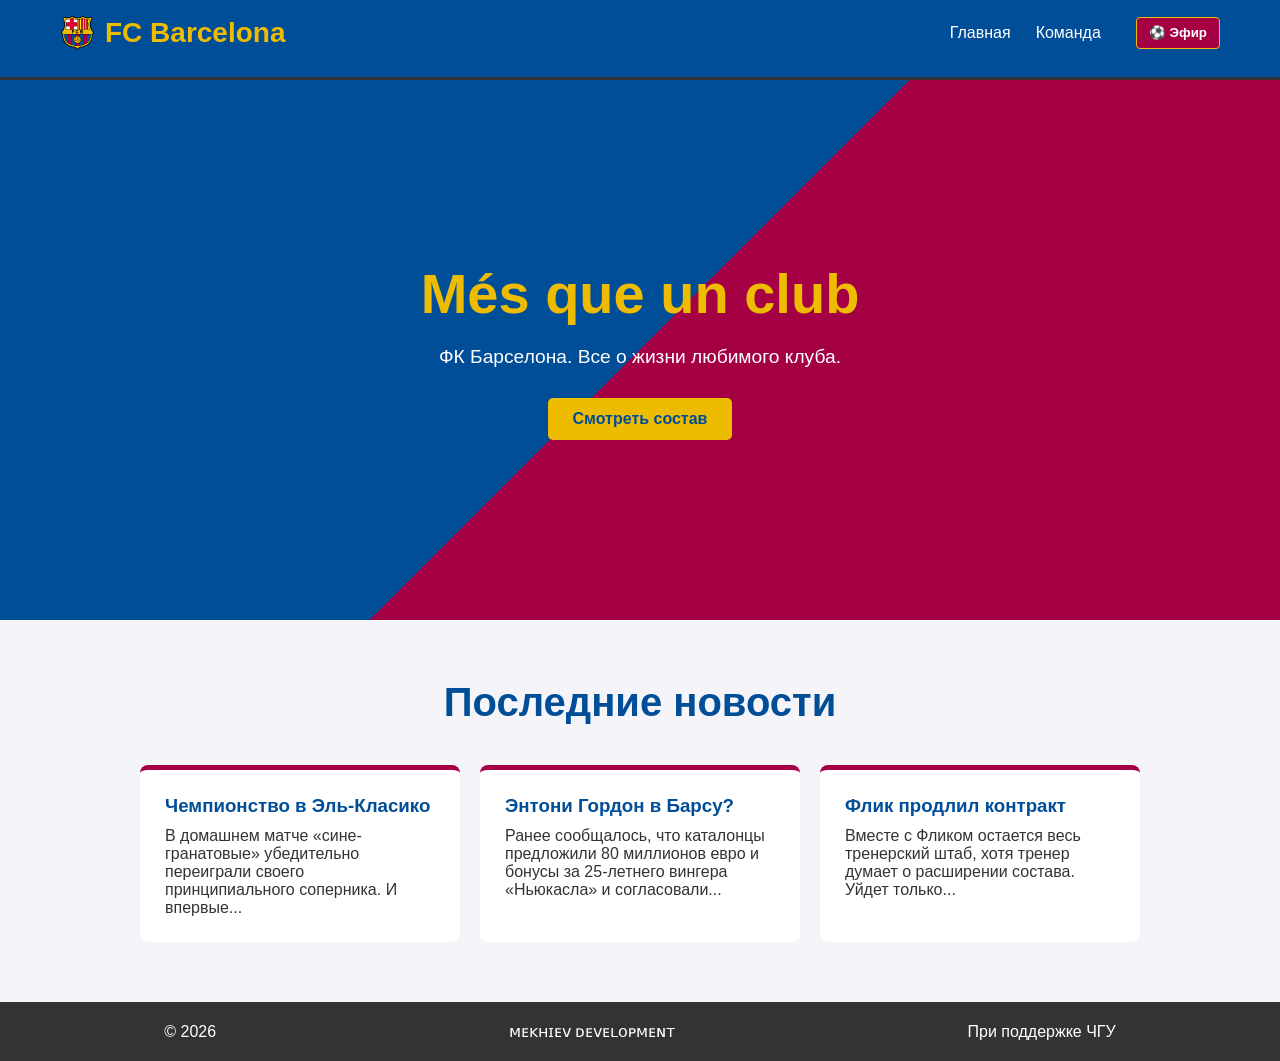
<file: index.html>
<!DOCTYPE html>
<html lang="ru">
<head>
<meta charset="UTF-8">
  <meta name="viewport" content="width=device-width, initial-scale=1.0">
    <title>ФК Барселона | Главная</title>
    <link rel="stylesheet" href="style.css">
    <link rel="icon" href='ico.svg' type="image/svg+xml">
</head>
<body>
<header class="header-section">
      <div class="container header-content-wrapper" style="margin-bottom: 12px;">
          <div class="logo-container">
              <img src="logo.svg" class="small-logo-image">
              <span>FC Barcelona</span>
          </div>
            <nav class="navigation-block">
                <ul class="navigation-list-items" style="display: flex; align-items: center;">
                    <li><a href="index.html">Главная</a></li>
                    <li><a href="team.html">Команда</a></li>
                    <li>
                        <button onclick="startLiveTicker()" id="ticker-btn" style="padding: 5px 12px; background: #A50044; color: white; border: 1px solid #EDBB00; border-radius: 4px; cursor: pointer; font-weight: bold; font-family: inherit; display: inline-flex; align-items: center; height: 32px; margin-left: 10px;">
                            ⚽ Эфир
                        </button>
                    </li>
                </ul>
            </nav>
        </div>
        <div id="ticker-row" style="display: none; background-color: #EDBB00; color: #004D98; border-top: 1px solid white; overflow: hidden; position: relative; height: 35px;">
            <div id="marquee-text" style="position: absolute; left: 0px; top: 6px; white-space: pre; font-size: 1.1rem; font-family: sans-serif; font-weight: bold;">
                </div>
        </div>
    </header>
    <main class="main-page-content">
        <section class="hero-banner">
            <div class="hero-text-content">
                <h1>Més que un club</h1>
              <p>ФК Барселона. Все о жизни любимого клуба.</p>
                <a href='team.html' class="button-link">Смотреть состав</a>
            </div>
        </section>

        <section class="news-information-block">
            <div class="container">
                <h2>Последние новости</h2>
                
                <div class="news-cards-wrapper">
                    <a href="news1.html" class="news-card-link">
                        <article class="news-article-card">
                            <h3>Чемпионство в Эль-Класико</h3>
                            <p>В домашнем матче «сине-гранатовые» убедительно переиграли своего принципиального соперника. И впервые...</p>
                        </article>
                    </a>
                    
                    <a href="news2.html" class="news-card-link">
                        <article class="news-article-card">
                            <h3>Энтони Гордон в Барсу?</h3>
                            <p>Ранее сообщалось, что каталонцы предложили 80 миллионов евро и бонусы за 25-летнего вингера «Ньюкасла» и согласовали...</p>
                        </article>
                    </a>

                    <a href='news3.html' class="news-card-link">
                        <article class="news-article-card">
                            <h3>Флик продлил контракт</h3>
                            <p>Вместе с Фликом остается весь тренерский штаб, хотя тренер думает о расширении состава. Уйдет только...</p>
                        </article>
                    </a>
                </div>
            </div>
        </section>
    </main>
    <footer class="footer-section">
        <p>&copy; 2026 ⠀⠀⠀⠀⠀⠀⠀⠀⠀⠀⠀⠀⠀⠀⠀⠀⠀⠀⠀⠀⠀⠀⠀⠀ᴍᴇᴋʜɪᴇᴠ ᴅᴇᴠᴇʟᴏᴘᴍᴇɴᴛ⠀⠀⠀⠀⠀⠀⠀⠀⠀⠀⠀⠀⠀⠀⠀⠀⠀⠀⠀⠀⠀⠀⠀⠀ При поддержке ЧГУ</p>    </footer>
    </footer>
    <script src="logica.js"></script>
</body>
</body>
</html>
</file>
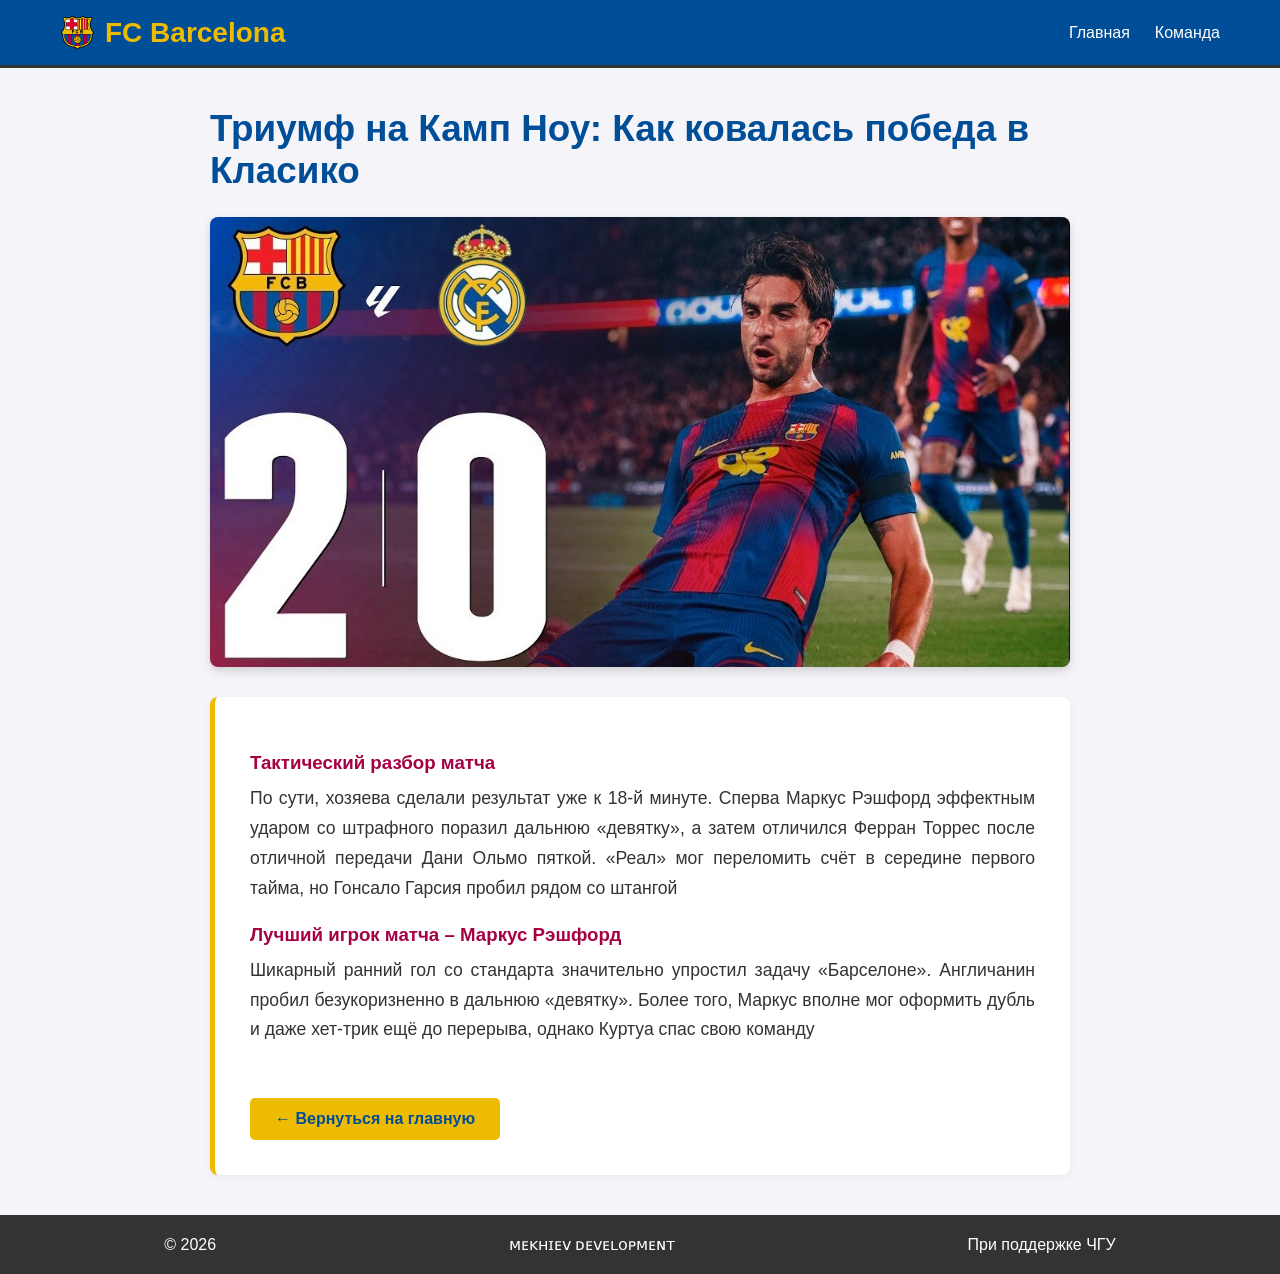
<file: news1.html>
<!DOCTYPE html>
<html lang="ru">
  <head>
    <meta charset="UTF-8">
    <meta name="viewport" content="width=device-width, initial-scale=1.0">
  <title>Победа в Эль-Класико</title>
    <link rel="stylesheet" href="style.css">
      <link rel="icon" href="ico.svg" type="image/svg+xml">
</head>
<body>
    <header class="header-section">
        <div class="container header-content-wrapper">
            <div class="logo-container">
                <img src="logo.svg" class="small-logo-image">
                <span>FC Barcelona</span>
            </div>
            <nav class="navigation-block">
                <ul class="navigation-list-items">
                    <li><a href="index.html">Главная</a></li>
                    <li><a href="team.html">Команда</a></li>
                </ul>
            </nav>
        </div>
    </header>

    <main class="main-page-content">
        <div class="container news-detailed-page-wrapper">
            <h2>Триумф на Камп Ноу: Как ковалась победа в Класико</h2>
            
            <div class="news-main-image-container">
              <img src="IMG_5057.JPG" class="news-large-photo">
            </div>

            <div class="article-content-box">
                <h3>Тактический разбор матча</h3>
                <p>По сути, хозяева сделали результат уже к 18-й минуте. Сперва Маркус Рэшфорд эффектным ударом со штрафного поразил дальнюю «девятку», а затем отличился Ферран Торрес после отличной передачи Дани Ольмо пяткой. «Реал» мог переломить счёт в середине первого тайма, но Гонсало Гарсия пробил рядом со штангой</p>
                
                <h3>Лучший игрок матча – Маркус Рэшфорд</h3>
                <p>Шикарный ранний гол со стандарта значительно упростил задачу «Барселоне». Англичанин пробил безукоризненно в дальнюю «девятку». Более того, Маркус вполне мог оформить дубль и даже хет-трик ещё до перерыва, однако Куртуа спас свою команду
</p>
                
                <br>
                <a href="index.html" class="button-link">← Вернуться на главную</a>
            </div>
        </div>
    </main>

  <footer class="footer-section">
        <p>&copy; 2026 ⠀⠀⠀⠀⠀⠀⠀⠀⠀⠀⠀⠀⠀⠀⠀⠀⠀⠀⠀⠀⠀⠀⠀⠀ᴍᴇᴋʜɪᴇᴠ ᴅᴇᴠᴇʟᴏᴘᴍᴇɴᴛ⠀⠀⠀⠀⠀⠀⠀⠀⠀⠀⠀⠀⠀⠀⠀⠀⠀⠀⠀⠀⠀⠀⠀⠀ При поддержке ЧГУ</p>    </footer>
</body>
</html>
</file>
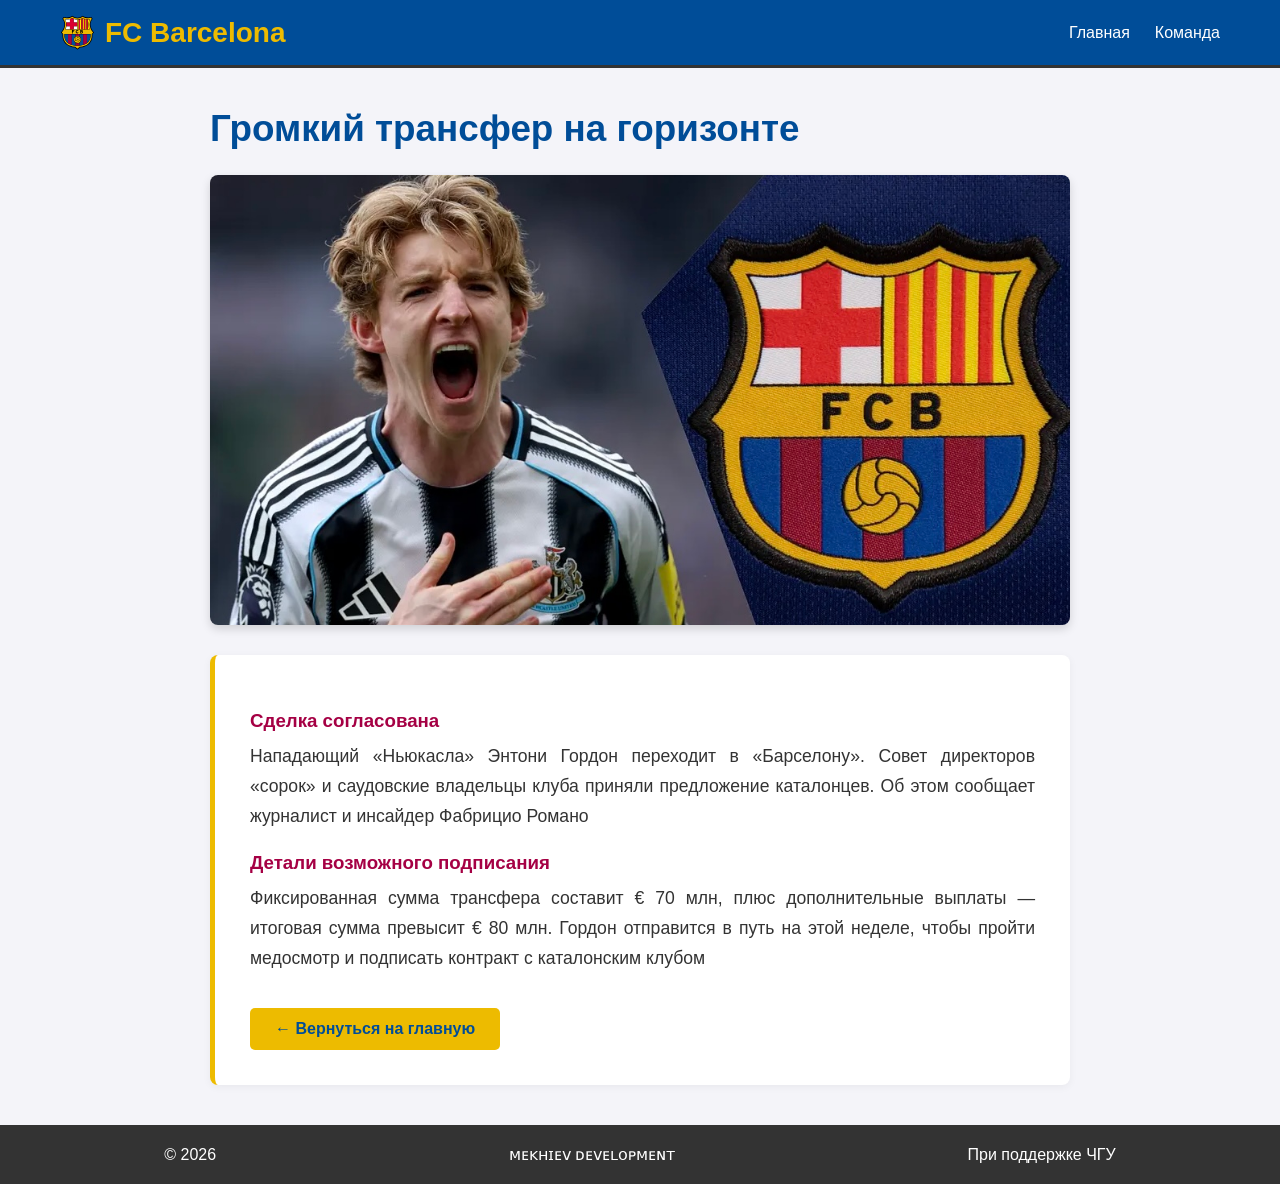
<file: news2.html>
<!DOCTYPE html>
<html lang="ru">
<head>
    <meta charset="UTF-8">
    <meta name="viewport" content="width=device-width, initial-scale=1.0">
    <title>Трансферные новости</title>
    <link rel="stylesheet" href='style.css'>
    <link rel="icon" href="ico.svg" type="image/svg+xml">
</head>
<body>
  <header class="header-section">
      <div class="container header-content-wrapper">
          <div class="logo-container">
              <img src="logo.svg" class="small-logo-image">
              <span>FC Barcelona</span>
          </div>
          <nav class="navigation-block">
              <ul class="navigation-list-items">
                  <li><a href="index.html">Главная</a></li>
                  <li><a href="team.html">Команда</a></li>
              </ul>
          </nav>
      </div>
  </header>

    <main class="main-page-content">
        <div class="container news-detailed-page-wrapper">
            <h2>Громкий трансфер на горизонте</h2>
            
            <div class="news-main-image-container">
                <img src="IMG_5058.PNG" class="news-large-photo">
            </div>

            <div class="article-content-box">
                <h3>Сделка согласована</h3>
                <p>Нападающий «Ньюкасла» Энтони Гордон переходит в «Барселону». Совет директоров «сорок» и саудовские владельцы клуба приняли предложение каталонцев. Об этом сообщает журналист и инсайдер Фабрицио Романо</p>
                
                <h3>Детали возможного подписания</h3>
                <p>Фиксированная сумма трансфера составит € 70 млн, плюс дополнительные выплаты — итоговая сумма превысит € 80 млн. Гордон отправится в путь на этой неделе, чтобы пройти медосмотр и подписать контракт с каталонским клубом</p>
                
                <a href="index.html" class="button-link">← Вернуться на главную</a>
            </div>
        </div>
    </main>

    <footer class="footer-section">
        <p>&copy; 2026 ⠀⠀⠀⠀⠀⠀⠀⠀⠀⠀⠀⠀⠀⠀⠀⠀⠀⠀⠀⠀⠀⠀⠀⠀ᴍᴇᴋʜɪᴇᴠ ᴅᴇᴠᴇʟᴏᴘᴍᴇɴᴛ⠀⠀⠀⠀⠀⠀⠀⠀⠀⠀⠀⠀⠀⠀⠀⠀⠀⠀⠀⠀⠀⠀⠀⠀ При поддержке ЧГУ</p>    </footer>
</body>
</html>
</file>
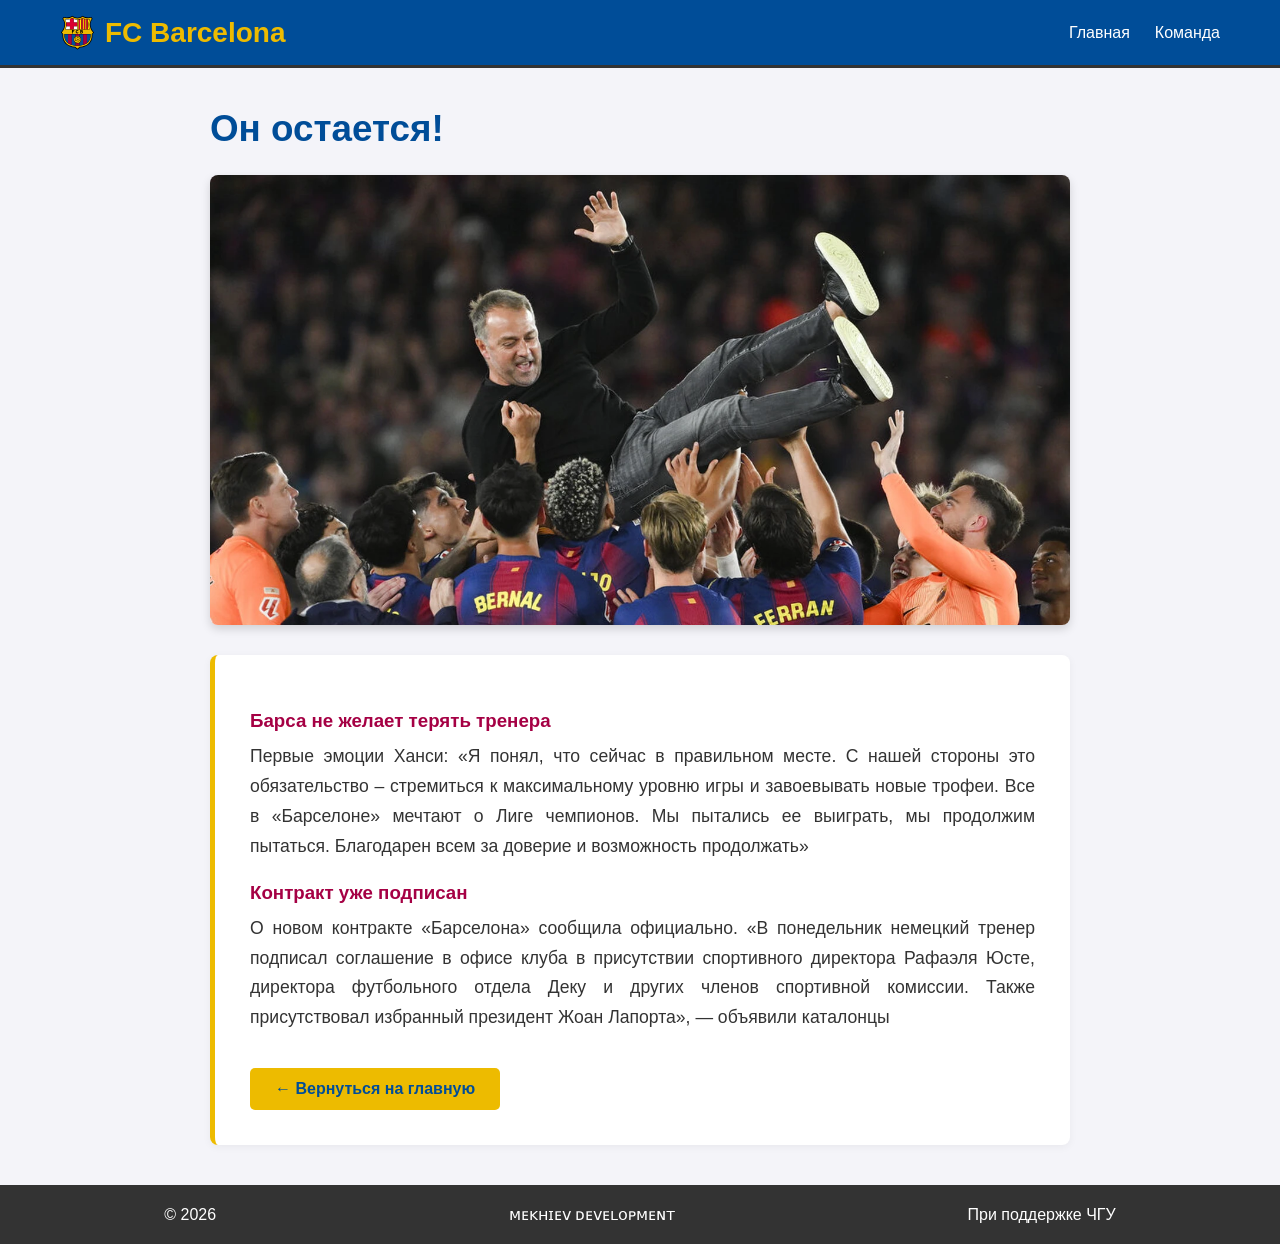
<file: news3.html>
<!DOCTYPE html>
<html lang="ru">
<head>
    <meta charset="UTF-8">
    <meta name="viewport" content="width=device-width, initial-scale=1.0">
    <title>Главный тренер</title>
    <link rel="stylesheet" href="style.css">
    <link rel="icon" href="ico.svg" type="image/svg+xml">
</head>
<body>
    <header class="header-section">
        <div class="container header-content-wrapper">
            <div class="logo-container">
                <img src="logo.svg" class="small-logo-image">
                <span>FC Barcelona</span>
            </div>
            <nav class="navigation-block">
                <ul class="navigation-list-items">
                    <li><a href="index.html">Главная</a></li>
                    <li><a href="team.html">Команда</a></li>
                </ul>
            </nav>
        </div>
    </header>

    <main class="main-page-content">
        <div class="container news-detailed-page-wrapper">
            <h2>Он остается!</h2>
            
            <div class="news-main-image-container">
                <img src="50b0e0bd347899432e4f1b2938d4d.jpg" class="news-large-photo">
            </div>

            <div class="article-content-box">
                <h3>Барса не желает терять тренера</h3>
                <p>Первые эмоции Ханси: «Я понял, что сейчас в правильном месте. С нашей стороны это обязательство – стремиться к максимальному уровню игры и завоевывать новые трофеи. Все в «Барселоне» мечтают о Лиге чемпионов. Мы пытались ее выиграть, мы продолжим пытаться. Благодарен всем за доверие и возможность продолжать»</p>
                
                <h3>Контракт уже подписан</h3>
                <p>О новом контракте «Барселона» сообщила официально. «В понедельник немецкий тренер подписал соглашение в офисе клуба в присутствии спортивного директора Рафаэля Юсте, директора футбольного отдела Деку и других членов спортивной комиссии. Также присутствовал избранный президент Жоан Лапорта», — объявили каталонцы</p>
                
                <a href="index.html" class="button-link">← Вернуться на главную</a>
            </div>
        </div>
    </main>

    <footer class="footer-section">
        <p>&copy; 2026 ⠀⠀⠀⠀⠀⠀⠀⠀⠀⠀⠀⠀⠀⠀⠀⠀⠀⠀⠀⠀⠀⠀⠀⠀ᴍᴇᴋʜɪᴇᴠ ᴅᴇᴠᴇʟᴏᴘᴍᴇɴᴛ⠀⠀⠀⠀⠀⠀⠀⠀⠀⠀⠀⠀⠀⠀⠀⠀⠀⠀⠀⠀⠀⠀⠀⠀ При поддержке ЧГУ</p>    </footer>
</body>
</html>
</file>
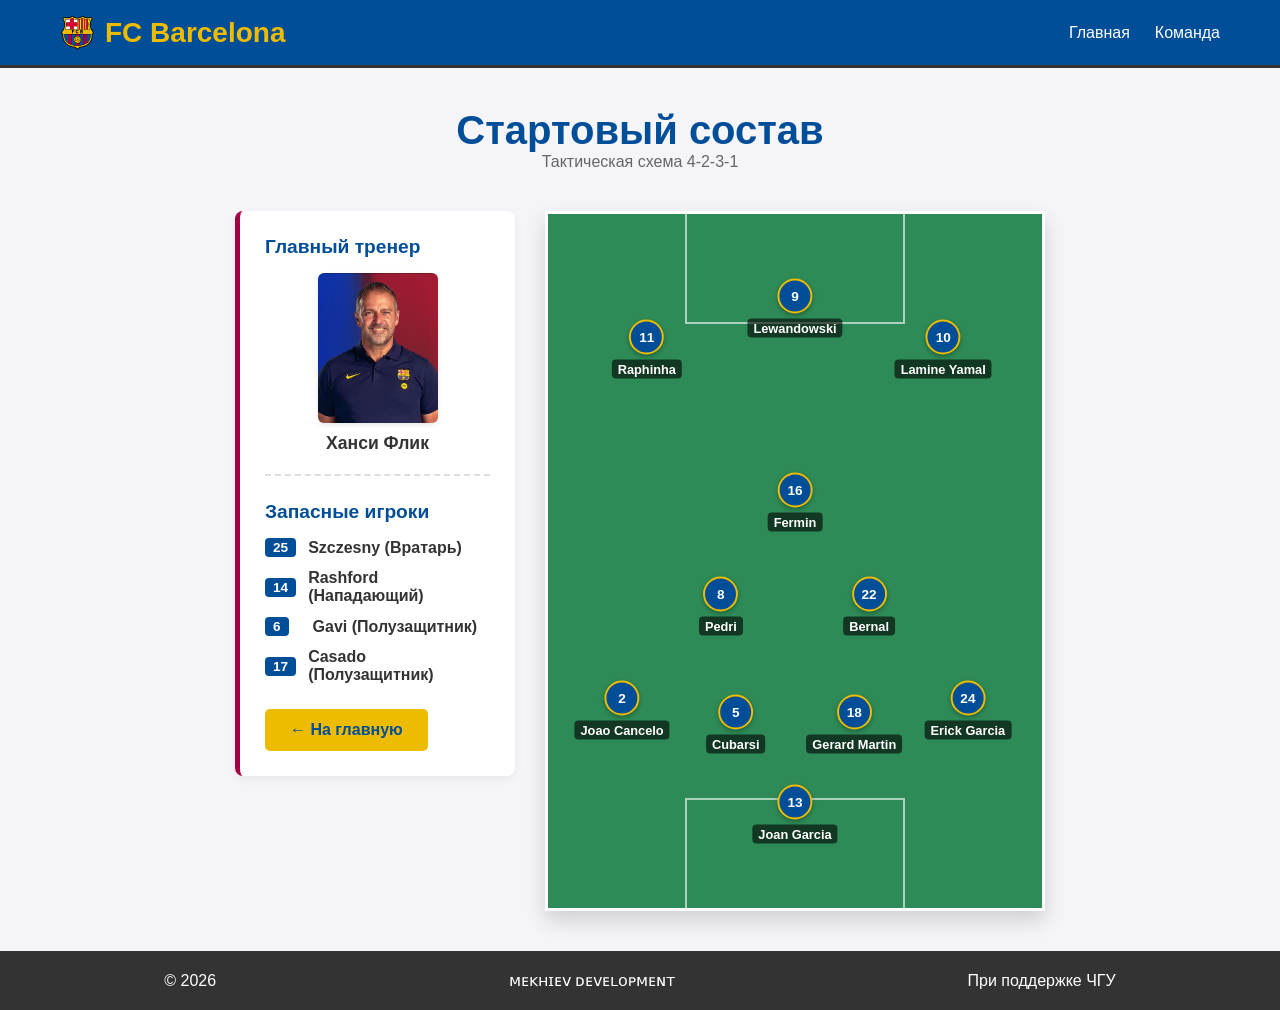
<file: team.html>
<!DOCTYPE html>
<html lang="ru">
<head>
    <meta charset="UTF-8">
    <meta name="viewport" content="width=device-width, initial-scale=1.0">
  <title>ФК Барселона | Состав</title>
    <link rel="stylesheet" href="style.css">
    <link rel="icon" href="ico.svg" type="image/svg+xml">

</head>
<body>
    <header class="header-section">
        <div class="container header-content-wrapper">
            <div class="logo-container">
                <img src="logo.svg" class="small-logo-image">
                <span>FC Barcelona</span>
            </div>
            <nav class="navigation-block">
                <ul class="navigation-list-items">
                    <li><a href="index.html">Главная</a></li>
                    <li><a href="team.html">Команда</a></li>
                </ul>
            </nav>
        </div>
    </header>

    <main class="main-page-content">
        <section class="team-players-section">
            <div class="container">
                <h2>Стартовый состав</h2>
                <p class="section-subtitle-text">Тактическая схема 4-2-3-1</p>
                
                <div class="team-page-layout">
                    <aside class="substitutes-bench">
                        <div class="head-coach-box">
                            <h3>Главный тренер</h3>
                            <img src="Screenshot_2.jpg" class="head-coach-photo">
                            <p class="head-coach-name-text">Ханси Флик</p>
                        </div>

                        <h3>Запасные игроки</h3>
                        <ul class="substitutes-list">
                            <li><span class="player-shirt-number">25</span> Szczesny (Вратарь)</li>
                            <li><span class="player-shirt-number">14</span> Rashford (Нападающий)</li>
                            <li><span class="player-shirt-number">6</span>⠀Gavi (Полузащитник)</li>
                            <li><span class="player-shirt-number">17</span> Casado (Полузащитник)</li>
                        </ul>
                        <div class="back-button-container-wrapper">
                            <a href="index.html" class="button-link">← На главную</a>
                        </div>
                    </aside>

                    <div class="football-pitch-container">
                        <div class="football-pitch-field">
                            <div class="penalty-area-top-side"></div>
                            <div class="penalty-area-bottom-side"></div>
                            
                            <div class="field-player goalkeeper-position"><div class="player-shirt-number">13</div><div class="player-name-label">Joan Garcia</div></div>
                            <div class="field-player left-back-position"><div class="player-shirt-number">2</div><div class="player-name-label">Joao Cancelo</div></div>
                            <div class="field-player left-center-back-position"><div class="player-shirt-number">5</div><div class="player-name-label">Cubarsi</div></div>
                            <div class="field-player right-center-back-position"><div class="player-shirt-number">18</div><div class="player-name-label">Gerard Martin</div></div>
                            <div class="field-player right-back-position"><div class="player-shirt-number">24</div><div class="player-name-label">Erick Garcia</div></div>
                            <div class="field-player central-defensive-midfielder-left"><div class="player-shirt-number">8</div><div class="player-name-label">Pedri</div></div>
                            <div class="field-player central-defensive-midfielder-right"><div class="player-shirt-number">22</div><div class="player-name-label">Bernal</div></div>
                            <div class="field-player central-attacking-midfielder"><div class="player-shirt-number">16</div><div class="player-name-label">Fermin</div></div>
                            <div class="field-player left-winger-position"><div class="player-shirt-number">11</div><div class="player-name-label">Raphinha</div></div>
                            <div class="field-player striker-position"><div class="player-shirt-number">9</div><div class="player-name-label">Lewandowski</div></div>
                            <div class="field-player right-winger-position"><div class="player-shirt-number">10</div><div class="player-name-label">Lamine Yamal</div></div>
                        </div>
                    </div>
                </div>
            </div>
        </section>
    </main>

    <footer class="footer-section">
        <p>&copy; 2026 ⠀⠀⠀⠀⠀⠀⠀⠀⠀⠀⠀⠀⠀⠀⠀⠀⠀⠀⠀⠀⠀⠀⠀⠀ᴍᴇᴋʜɪᴇᴠ ᴅᴇᴠᴇʟᴏᴘᴍᴇɴᴛ⠀⠀⠀⠀⠀⠀⠀⠀⠀⠀⠀⠀⠀⠀⠀⠀⠀⠀⠀⠀⠀⠀⠀⠀ При поддержке ЧГУ</p>    </footer>
</body>
</html>
</file>
<file: style.css>
:root {
  --blau: #004D98;
  --grana: #a50044;
  --gold: #EDBB00;
  --light: #f4f4f9;
  --dark: #333333;
  --pitch-green: #2E8B57
}

* { margin: 0; padding: 0; box-sizing: border-box }

body {
    font-family: Arial, sans-serif;
    background-color: var(--light);
    color: var(--dark);
    display: flex;
    flex-direction: column;
    min-height: 100vh;
}

.container { max-width: 1200px; margin: 0 auto; padding: 0 20px; }


.header-section { 
    background-color: var(--blau); 
    padding: 15px 0; 
    border-bottom: 3px solid var(--dark)
}

.header-content-wrapper { display: flex; justify-content: space-between; align-items: center; }

.logo-container { display: flex; align-items: center; gap: 10px; font-size: 28px; font-weight: bold; color: var(--gold); }

.small-logo-image { width: 35px; height: 35px; object-fit: contain; border-radius: 4px; background: transparent; }

.navigation-list-items { list-style: none; display: flex; gap: 25px; }

.navigation-list-items a { color: white; text-decoration: none; font-weight: 500; }

.navigation-list-items a:hover { color: var(--gold); }


.main-page-content { flex: 1; }

.button-link {
    display: inline-block;
    background-color: var(--gold);
    color: var(--blau);
    text-decoration: none;
    padding: 12px 25px;
    font-weight: bold;
    border-radius: 5px;
    transition: 0.2s;
    border: none;
    cursor: pointer
}

.button-link:hover { background-color: #fff; transform: translateY(-2px); }


.hero-banner {
    background: linear-gradient(135deg, var(--blau) 50%, var(--grana) 50%);
    height: 60vh; 
    display: flex; 
    justify-content: center; 
    align-items: center;
    text-align: center; 
    color: white;
}

.hero-banner h1 { font-size: 3.5rem; color: var(--gold); margin-bottom: 20px; }
.hero-banner p { font-size: 1.2rem; margin-bottom: 30px; }

.news-information-block { padding: 60px 0; }
.news-information-block h2 { text-align: center; margin-bottom: 40px; color: var(--blau); font-size: 2.5rem; }

.news-cards-wrapper { display: flex; justify-content: center; gap: 20px; flex-wrap: wrap; }

.news-card-link { text-decoration: none; color: inherit; }

.news-article-card { background-color: white; padding: 25px; border-radius: 8px; width: 320px; border-top: 5px solid var(--grana); transition: 0.3s; height: 100%; }
.news-article-card h3 { color: var(--blau); margin-bottom: 10px; }
.news-article-card:hover { transform: translateY(-5px); box-shadow: 0 10px 15px rgba(0,0,0,0.1); }


.news-detailed-page-wrapper { padding: 40px 20px; max-width: 900px; }

.news-detailed-page-wrapper h2 { color: var(--blau); margin-bottom: 25px; font-size: 2.3rem; }

.news-main-image-container { width: 100%; max-height: 450px; overflow: hidden; border-radius: 8px; margin-bottom: 30px; box-shadow: 0 4px 10px rgba(0,0,0,0.15); }

.news-large-photo { width: 100%; height: 100%; object-fit: cover; display: block; background: #ddd; min-height: 250px; }

.article-content-box { background: white; padding: 35px; border-radius: 8px; border-left: 5px solid var(--gold); box-shadow: 0 2px 8px rgba(0,0,0,0.05); }

.article-content-box h3 { color: var(--grana); margin: 20px 0 10px 0; }
.article-content-box p { margin-bottom: 15px; font-size: 1.1rem; line-height: 1.7; text-align: justify; }

.article-content-box .button-link { margin-top: 20px; }


.team-players-section { padding: 40px 0; }
.team-players-section h2 { text-align: center; color: var(--blau); font-size: 2.5rem; }

.section-subtitle-text { text-align: center; margin-bottom: 40px; color: #666; }

.team-page-layout { display: flex; gap: 30px; justify-content: center; align-items: flex-start; flex-wrap: wrap; }


.substitutes-bench { background: white; padding: 25px; border-radius: 8px; width: 280px; border-left: 5px solid var(--grana); box-shadow: 0 4px 10px rgba(0,0,0,0.05); }

.head-coach-box { text-align: center; margin-bottom: 25px; padding-bottom: 20px; border-bottom: 2px dashed #ddd; }

.head-coach-box h3 { color: var(--blau); font-size: 1.2rem; margin-bottom: 15px; text-align: left; }

.head-coach-photo { width: 120px; height: 150px; object-fit: cover; border-radius: 6px; background: #ccc; box-shadow: 0 2px 5px rgba(0,0,0,0.1); margin-bottom: 10px; display: block; margin-left: auto; margin-right: auto; }
.head-coach-name-text { font-weight: bold; color: var(--dark); font-size: 1.1rem; }

.substitutes-bench h3 { color: var(--blau); font-size: 1.2rem; margin-bottom: 15px; }

.substitutes-list { list-style: none; }
.substitutes-list li { margin-bottom: 12px; font-weight: bold; display: flex; align-items: center; }

.player-shirt-number { background: var(--blau); color: white; padding: 2px 8px; border-radius: 4px; margin-right: 12px; font-size: 0.85rem; }
.back-button-container-wrapper { margin-top: 25px; }


.football-pitch-container { display: flex; justify-content: center; }

.football-pitch-field { background-color: var(--pitch-green); border: 3px solid white; position: relative; width: 500px; height: 700px; box-shadow: 0 10px 20px rgba(0,0,0,0.15); }

.penalty-area-top-side, .penalty-area-bottom-side { position: absolute; left: 50%; transform: translateX(-50%); width: 220px; height: 110px; border: 2px solid rgba(255, 255, 255, 0.6); }

.penalty-area-top-side { top: 0; border-top: none; }
.penalty-area-bottom-side { bottom: 0; border-bottom: none; }

.field-player { position: absolute; transform: translate(-50%, -50%); text-align: center; color: white; font-weight: bold; z-index: 10; }

.field-player .player-shirt-number { background-color: var(--blau); border: 2px solid var(--gold); width: 35px; height: 35px; border-radius: 50%; display: flex; justify-content: center; align-items: center; margin: 0 auto 5px auto; box-shadow: 0 2px 5px rgba(0,0,0,0.3); }
.field-player .player-name-label { font-size: 0.8rem; background: rgba(0,0,0,0.6); padding: 2px 6px; border-radius: 4px; white-space: nowrap; }


.goalkeeper-position { bottom: 5%; left: 50%; }
.left-back-position { bottom: 20%; left: 15%; }
.left-center-back-position { bottom: 18%; left: 38%; }
.right-center-back-position { bottom: 18%; left: 62%; }
.right-back-position { bottom: 20%; left: 85%; }
.central-defensive-midfielder-left { bottom: 35%; left: 35%; }
.central-defensive-midfielder-right { bottom: 35%; left: 65%; }
.central-attacking-midfielder { bottom: 50%; left: 50%; }
.left-winger-position { bottom: 72%; left: 20%; }
.striker-position { bottom: 78%; left: 50%; }
.right-winger-position { bottom: 72%; left: 80%; }


.footer-section { background-color: var(--dark); color: white; text-align: center; padding: 20px 0; margin-top: auto }
</file>
